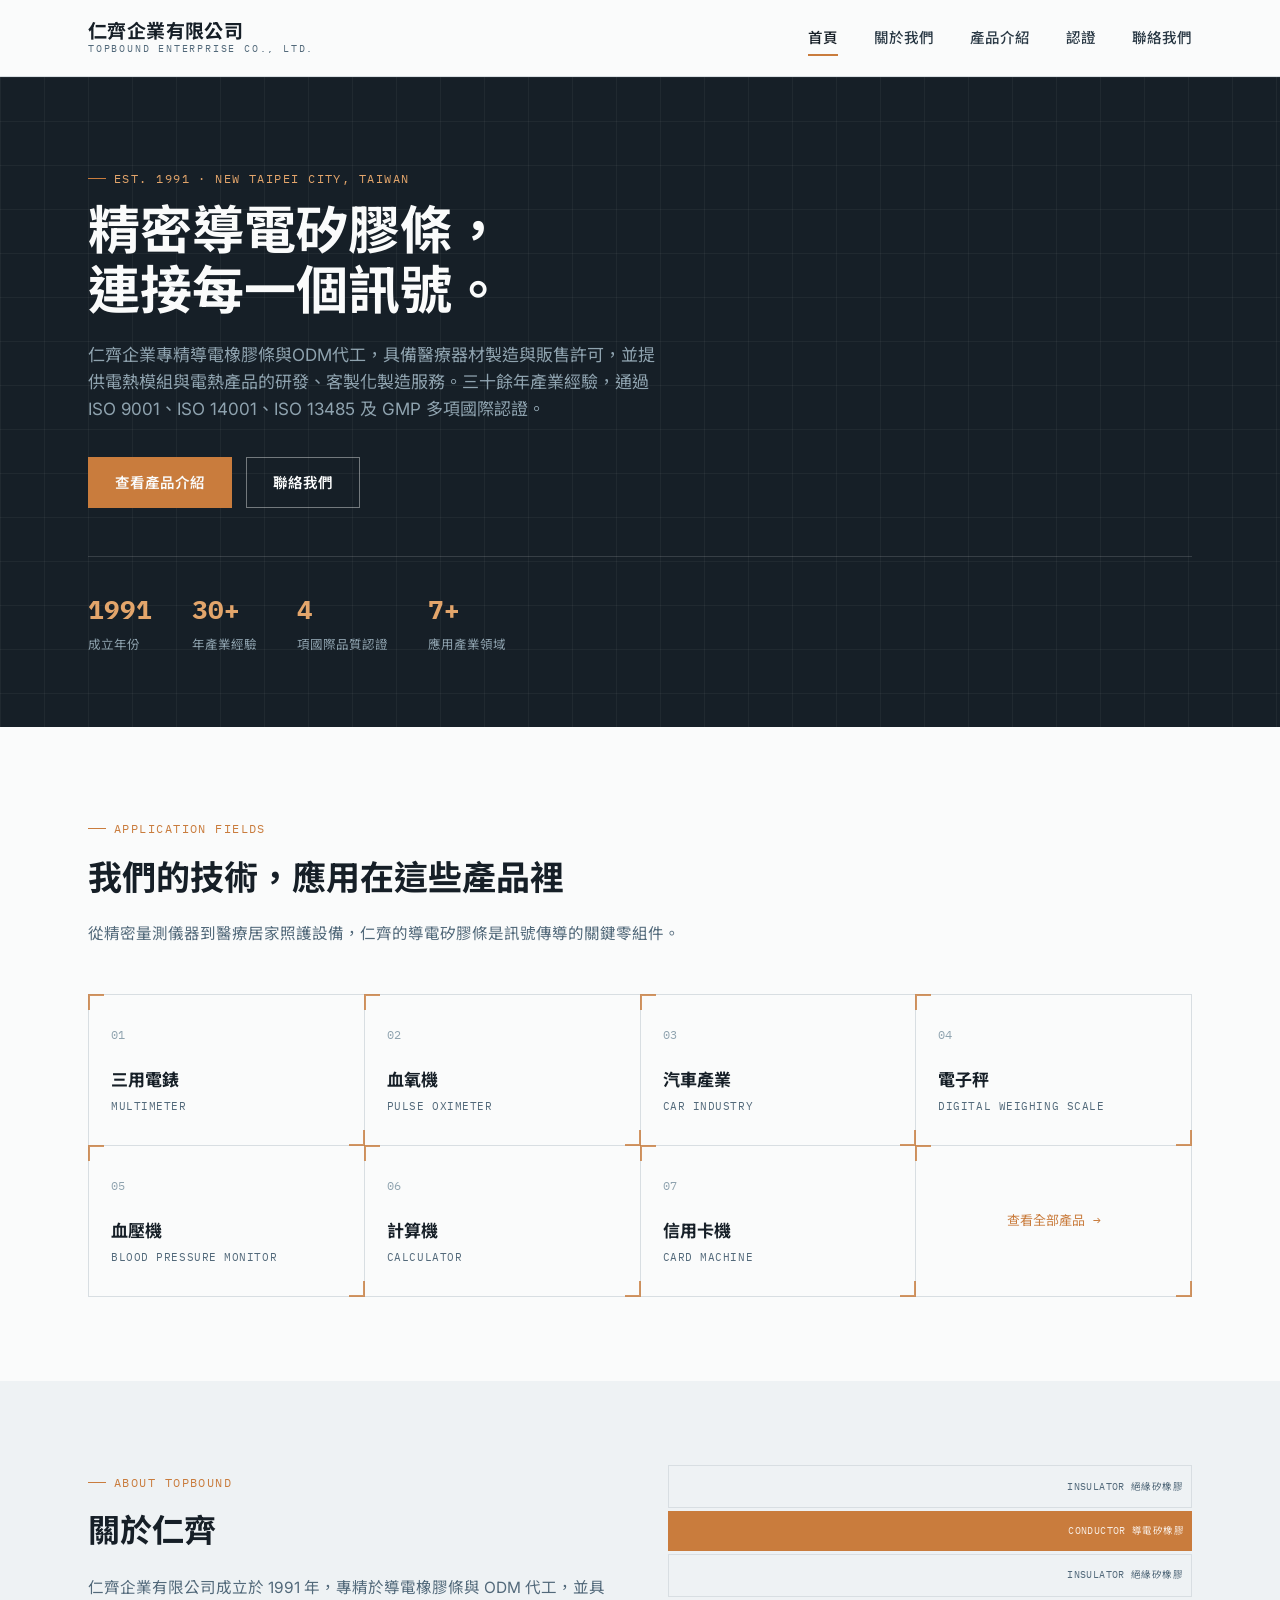
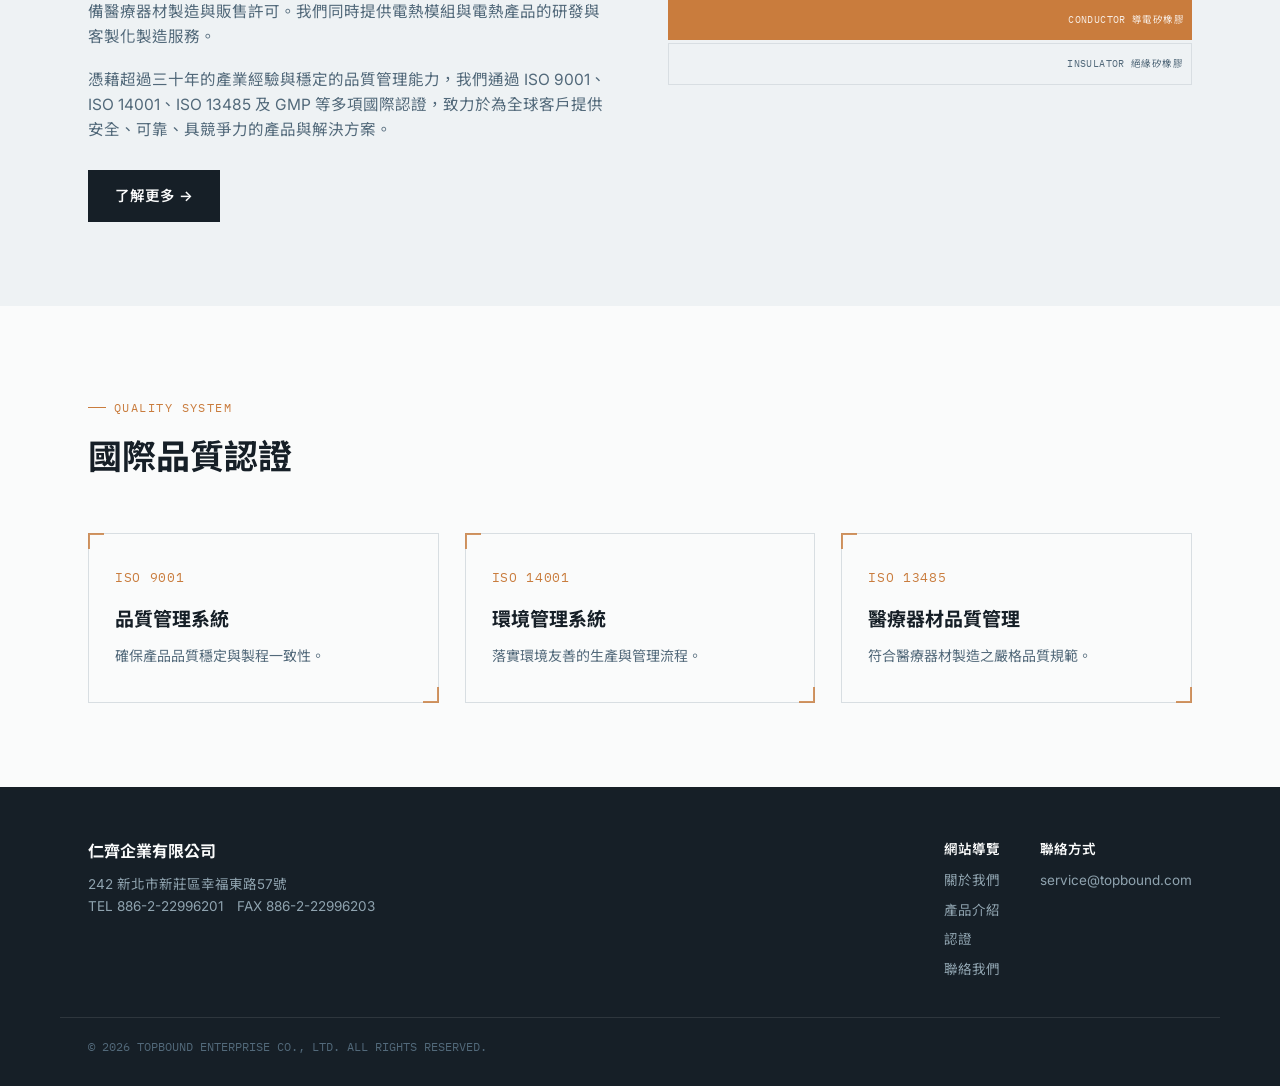
<file: index.html>
<!DOCTYPE html>
<html lang="zh-Hant">
<head>
<meta charset="UTF-8">
<meta name="viewport" content="width=device-width, initial-scale=1.0">
<title>仁齊企業有限公司 TOPBOUND｜導電矽膠條與電熱產品專業製造</title>
<meta name="description" content="仁齊企業有限公司成立於1991年，專精導電矽膠條與ODM代工，具備醫療器材製造與販售許可，通過ISO 9001、ISO 14001、ISO 13485及GMP認證。">
<link rel="preconnect" href="https://fonts.googleapis.com">
<link href="https://fonts.googleapis.com/css2?family=Space+Grotesk:wght@500;700&family=Inter:wght@400;500;600&family=IBM+Plex+Mono:wght@400;500&family=Noto+Sans+TC:wght@400;500;700&display=swap" rel="stylesheet">
<link rel="stylesheet" href="style.css">
</head>
<body>

<header class="site-header">
  <div class="wrap nav">
    <a href="index.html" class="brand">
      <span class="brand-zh">仁齊企業有限公司</span>
      <span class="brand-en">TOPBOUND ENTERPRISE CO., LTD.</span>
    </a>
    <nav class="nav-links" id="navLinks">
      <a href="index.html" class="active">首頁</a>
      <a href="about.html">關於我們</a>
      <a href="products.html">產品介紹</a>
      <a href="certifications.html">認證</a>
      <a href="contact.html">聯絡我們</a>
    </nav>
    <button class="nav-toggle" id="navToggle" aria-label="開啟選單"><span></span><span></span><span></span></button>
  </div>
</header>

<section class="hero">
  <div class="wrap">
    <div class="eyebrow">EST. 1991 · NEW TAIPEI CITY, TAIWAN</div>
    <h1>精密導電矽膠條，<br>連接每一個訊號。</h1>
    <p>仁齊企業專精導電橡膠條與ODM代工，具備醫療器材製造與販售許可，並提供電熱模組與電熱產品的研發、客製化製造服務。三十餘年產業經驗，通過 ISO 9001、ISO 14001、ISO 13485 及 GMP 多項國際認證。</p>
    <div style="display:flex; gap:14px; flex-wrap:wrap;">
      <a href="products.html" class="btn">查看產品介紹</a>
      <a href="contact.html" class="btn btn-ghost">聯絡我們</a>
    </div>
    <div class="hero-stats">
      <div class="hero-stat"><b>1991</b><span>成立年份</span></div>
      <div class="hero-stat"><b>30+</b><span>年產業經驗</span></div>
      <div class="hero-stat"><b>4</b><span>項國際品質認證</span></div>
      <div class="hero-stat"><b>7+</b><span>應用產業領域</span></div>
    </div>
  </div>
</section>

<section>
  <div class="wrap">
    <div class="section-head">
      <div class="eyebrow">APPLICATION FIELDS</div>
      <h2>我們的技術，應用在這些產品裡</h2>
      <p>從精密量測儀器到醫療居家照護設備，仁齊的導電矽膠條是訊號傳導的關鍵零組件。</p>
    </div>
    <div class="cat-grid">
      <div class="cat-card bracket"><span class="cat-num">01</span><div class="cat-zh">三用電錶</div><div class="cat-en">Multimeter</div></div>
      <div class="cat-card bracket"><span class="cat-num">02</span><div class="cat-zh">血氧機</div><div class="cat-en">Pulse Oximeter</div></div>
      <div class="cat-card bracket"><span class="cat-num">03</span><div class="cat-zh">汽車產業</div><div class="cat-en">Car Industry</div></div>
      <div class="cat-card bracket"><span class="cat-num">04</span><div class="cat-zh">電子秤</div><div class="cat-en">Digital Weighing Scale</div></div>
      <div class="cat-card bracket"><span class="cat-num">05</span><div class="cat-zh">血壓機</div><div class="cat-en">Blood Pressure Monitor</div></div>
      <div class="cat-card bracket"><span class="cat-num">06</span><div class="cat-zh">計算機</div><div class="cat-en">Calculator</div></div>
      <div class="cat-card bracket"><span class="cat-num">07</span><div class="cat-zh">信用卡機</div><div class="cat-en">Card Machine</div></div>
      <div class="cat-card bracket" style="display:flex; align-items:center; justify-content:center;">
        <a href="products.html" style="font-family:var(--font-mono); font-size:13px; color:var(--copper-500);">查看全部產品 →</a>
      </div>
    </div>
  </div>
</section>

<section class="alt">
  <div class="wrap two-col">
    <div>
      <div class="eyebrow">ABOUT TOPBOUND</div>
      <h2 style="font-family:var(--font-display); font-size:clamp(24px,3vw,32px); margin:0 0 18px;">關於仁齊</h2>
      <p style="color:var(--steel-500); font-size:15.5px; margin-bottom:18px;">仁齊企業有限公司成立於 1991 年，專精於導電橡膠條與 ODM 代工，並具備醫療器材製造與販售許可。我們同時提供電熱模組與電熱產品的研發與客製化製造服務。</p>
      <p style="color:var(--steel-500); font-size:15.5px; margin-bottom:28px;">憑藉超過三十年的產業經驗與穩定的品質管理能力，我們通過 ISO 9001、ISO 14001、ISO 13485 及 GMP 等多項國際認證，致力於為全球客戶提供安全、可靠、具競爭力的產品與解決方案。</p>
      <a href="about.html" class="btn btn-dark">了解更多 →</a>
    </div>
    <div class="layer-diagram" style="height:220px;">
      <div class="layer insulator"><span class="layer-tag">INSULATOR 絕緣矽橡膠</span></div>
      <div class="layer conductor"><span class="layer-tag">CONDUCTOR 導電矽橡膠</span></div>
      <div class="layer insulator"><span class="layer-tag">INSULATOR 絕緣矽橡膠</span></div>
      <div class="layer conductor"><span class="layer-tag">CONDUCTOR 導電矽橡膠</span></div>
      <div class="layer insulator"><span class="layer-tag">INSULATOR 絕緣矽橡膠</span></div>
    </div>
  </div>
</section>

<section>
  <div class="wrap">
    <div class="section-head">
      <div class="eyebrow">QUALITY SYSTEM</div>
      <h2>國際品質認證</h2>
    </div>
    <div class="card-grid">
      <div class="cert-card bracket"><span class="cert-code">ISO 9001</span><h3>品質管理系統</h3><p>確保產品品質穩定與製程一致性。</p></div>
      <div class="cert-card bracket"><span class="cert-code">ISO 14001</span><h3>環境管理系統</h3><p>落實環境友善的生產與管理流程。</p></div>
      <div class="cert-card bracket"><span class="cert-code">ISO 13485</span><h3>醫療器材品質管理</h3><p>符合醫療器材製造之嚴格品質規範。</p></div>
    </div>
  </div>
</section>

<footer>
  <div class="wrap">
    <div>
      <div class="foot-brand">仁齊企業有限公司</div>
      <div>242 新北市新莊區幸福東路57號</div>
      <div>TEL 886-2-22996201　FAX 886-2-22996203</div>
    </div>
    <div style="display:flex; gap:40px;">
      <div>
        <div style="color:var(--paper-0); margin-bottom:10px; font-weight:600;">網站導覽</div>
        <div style="display:flex; flex-direction:column; gap:8px;">
          <a href="about.html">關於我們</a>
          <a href="products.html">產品介紹</a>
          <a href="certifications.html">認證</a>
          <a href="contact.html">聯絡我們</a>
        </div>
      </div>
      <div>
        <div style="color:var(--paper-0); margin-bottom:10px; font-weight:600;">聯絡方式</div>
        <div style="display:flex; flex-direction:column; gap:8px;">
          <a href="mailto:service@topbound.com">service@topbound.com</a>
        </div>
      </div>
    </div>
  </div>
  <div class="wrap foot-bottom">© 2026 TOPBOUND ENTERPRISE CO., LTD. ALL RIGHTS RESERVED.</div>
</footer>

<script>
  document.getElementById('navToggle').addEventListener('click', function(){
    document.getElementById('navLinks').classList.toggle('open');
  });
</script>
</body>
</html>
</file>
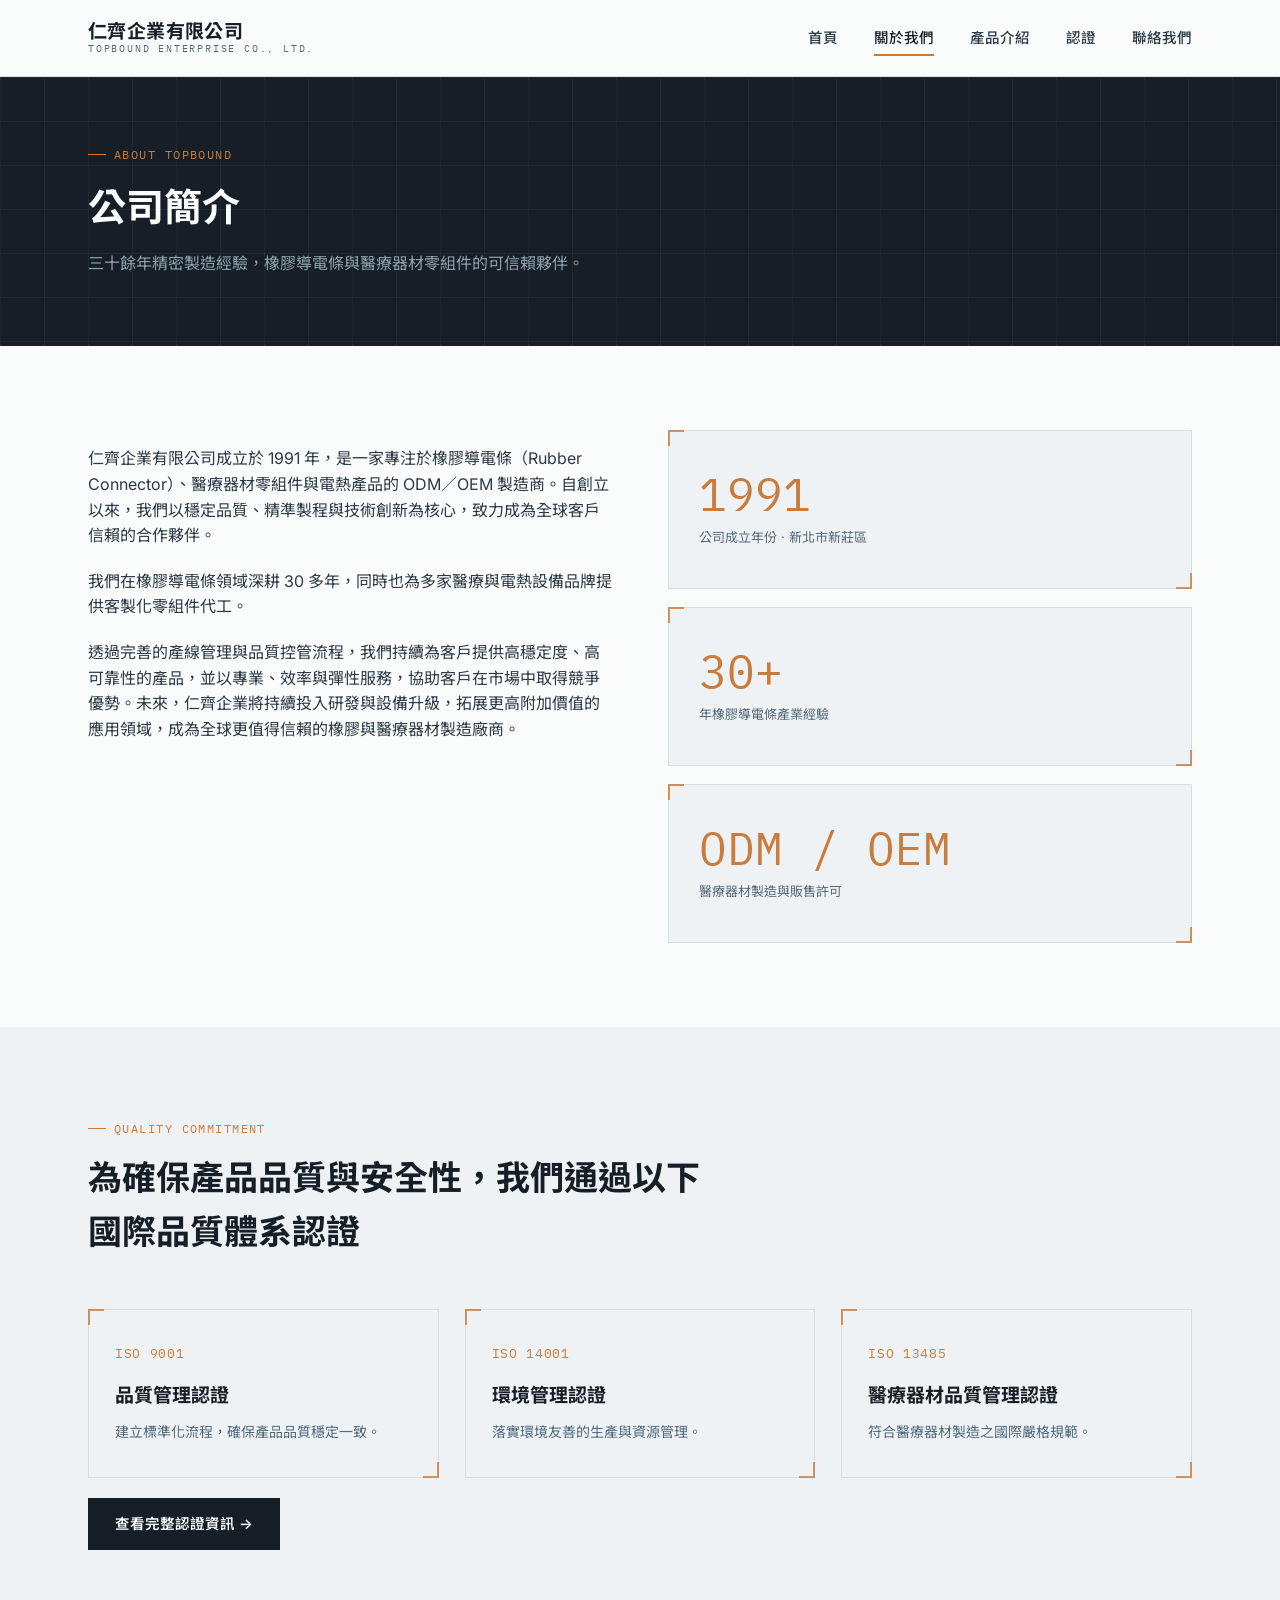
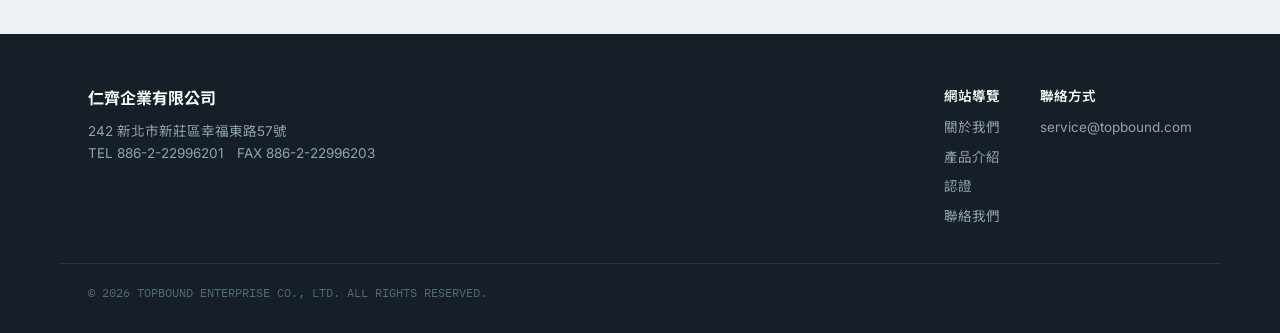
<file: about.html>
<!DOCTYPE html>
<html lang="zh-Hant">
<head>
<meta charset="UTF-8">
<meta name="viewport" content="width=device-width, initial-scale=1.0">
<title>關於我們｜仁齊企業有限公司 TOPBOUND</title>
<meta name="description" content="仁齊企業有限公司自1991年深耕橡膠導電條、醫療器材零組件與電熱產品的ODM/OEM製造，以穩定品質、精準製程與技術創新為核心。">
<link rel="preconnect" href="https://fonts.googleapis.com">
<link href="https://fonts.googleapis.com/css2?family=Space+Grotesk:wght@500;700&family=Inter:wght@400;500;600&family=IBM+Plex+Mono:wght@400;500&family=Noto+Sans+TC:wght@400;500;700&display=swap" rel="stylesheet">
<link rel="stylesheet" href="style.css">
</head>
<body>

<header class="site-header">
  <div class="wrap nav">
    <a href="index.html" class="brand">
      <span class="brand-zh">仁齊企業有限公司</span>
      <span class="brand-en">TOPBOUND ENTERPRISE CO., LTD.</span>
    </a>
    <nav class="nav-links" id="navLinks">
      <a href="index.html">首頁</a>
      <a href="about.html" class="active">關於我們</a>
      <a href="products.html">產品介紹</a>
      <a href="certifications.html">認證</a>
      <a href="contact.html">聯絡我們</a>
    </nav>
    <button class="nav-toggle" id="navToggle" aria-label="開啟選單"><span></span><span></span><span></span></button>
  </div>
</header>

<section class="page-hero">
  <div class="wrap">
    <div class="eyebrow">ABOUT TOPBOUND</div>
    <h1>公司簡介</h1>
    <p>三十餘年精密製造經驗，橡膠導電條與醫療器材零組件的可信賴夥伴。</p>
  </div>
</section>

<section>
  <div class="wrap two-col">
    <div>
      <p style="font-size:16px; color:var(--graphite-700); margin-bottom:20px;">仁齊企業有限公司成立於 1991 年，是一家專注於橡膠導電條（Rubber Connector）、醫療器材零組件與電熱產品的 ODM／OEM 製造商。自創立以來，我們以穩定品質、精準製程與技術創新為核心，致力成為全球客戶信賴的合作夥伴。</p>
      <p style="font-size:16px; color:var(--graphite-700); margin-bottom:20px;">我們在橡膠導電條領域深耕 30 多年，同時也為多家醫療與電熱設備品牌提供客製化零組件代工。</p>
      <p style="font-size:16px; color:var(--graphite-700); margin-bottom:20px;">透過完善的產線管理與品質控管流程，我們持續為客戶提供高穩定度、高可靠性的產品，並以專業、效率與彈性服務，協助客戶在市場中取得競爭優勢。未來，仁齊企業將持續投入研發與設備升級，拓展更高附加價值的應用領域，成為全球更值得信賴的橡膠與醫療器材製造廠商。</p>
    </div>
    <div>
      <div class="figure-block bracket" style="margin-bottom:18px;">
        <div class="big-num">1991</div>
        <div class="big-num-label">公司成立年份 · 新北市新莊區</div>
      </div>
      <div class="figure-block bracket" style="margin-bottom:18px;">
        <div class="big-num">30+</div>
        <div class="big-num-label">年橡膠導電條產業經驗</div>
      </div>
      <div class="figure-block bracket">
        <div class="big-num">ODM / OEM</div>
        <div class="big-num-label">醫療器材製造與販售許可</div>
      </div>
    </div>
  </div>
</section>

<section class="alt">
  <div class="wrap">
    <div class="section-head">
      <div class="eyebrow">QUALITY COMMITMENT</div>
      <h2>為確保產品品質與安全性，我們通過以下國際品質體系認證</h2>
    </div>
    <div class="card-grid">
      <div class="cert-card bracket"><span class="cert-code">ISO 9001</span><h3>品質管理認證</h3><p>建立標準化流程，確保產品品質穩定一致。</p></div>
      <div class="cert-card bracket"><span class="cert-code">ISO 14001</span><h3>環境管理認證</h3><p>落實環境友善的生產與資源管理。</p></div>
      <div class="cert-card bracket"><span class="cert-code">ISO 13485</span><h3>醫療器材品質管理認證</h3><p>符合醫療器材製造之國際嚴格規範。</p></div>
    </div>
    <div style="margin-top:20px;">
      <a href="certifications.html" class="btn btn-dark">查看完整認證資訊 →</a>
    </div>
  </div>
</section>

<footer>
  <div class="wrap">
    <div>
      <div class="foot-brand">仁齊企業有限公司</div>
      <div>242 新北市新莊區幸福東路57號</div>
      <div>TEL 886-2-22996201　FAX 886-2-22996203</div>
    </div>
    <div style="display:flex; gap:40px;">
      <div>
        <div style="color:var(--paper-0); margin-bottom:10px; font-weight:600;">網站導覽</div>
        <div style="display:flex; flex-direction:column; gap:8px;">
          <a href="about.html">關於我們</a>
          <a href="products.html">產品介紹</a>
          <a href="certifications.html">認證</a>
          <a href="contact.html">聯絡我們</a>
        </div>
      </div>
      <div>
        <div style="color:var(--paper-0); margin-bottom:10px; font-weight:600;">聯絡方式</div>
        <div style="display:flex; flex-direction:column; gap:8px;">
          <a href="mailto:service@topbound.com">service@topbound.com</a>
        </div>
      </div>
    </div>
  </div>
  <div class="wrap foot-bottom">© 2026 TOPBOUND ENTERPRISE CO., LTD. ALL RIGHTS RESERVED.</div>
</footer>

<script>
  document.getElementById('navToggle').addEventListener('click', function(){
    document.getElementById('navLinks').classList.toggle('open');
  });
</script>
</body>
</html>
</file>
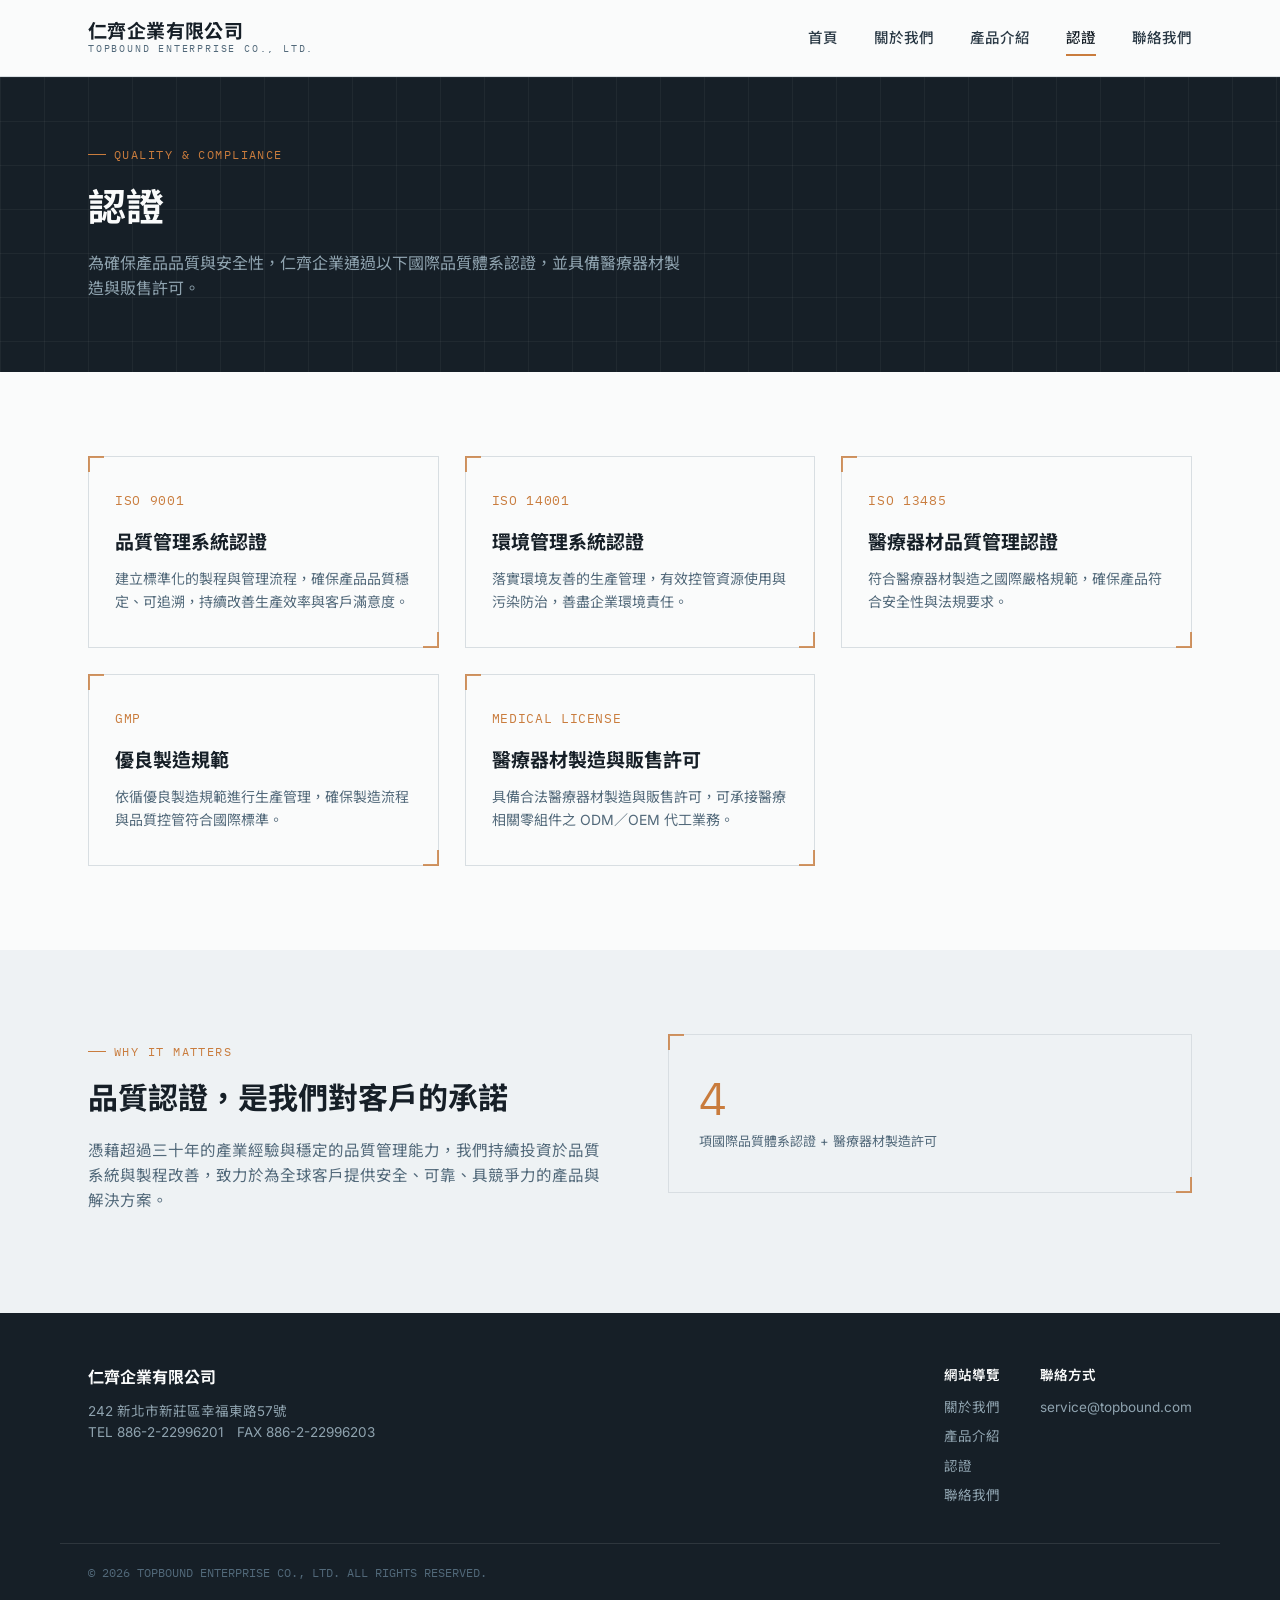
<file: certifications.html>
<!DOCTYPE html>
<html lang="zh-Hant">
<head>
<meta charset="UTF-8">
<meta name="viewport" content="width=device-width, initial-scale=1.0">
<title>認證｜仁齊企業有限公司 TOPBOUND</title>
<meta name="description" content="仁齊企業通過ISO 9001、ISO 14001、ISO 13485及GMP等國際品質體系認證，並具備醫療器材製造與販售許可。">
<link rel="preconnect" href="https://fonts.googleapis.com">
<link href="https://fonts.googleapis.com/css2?family=Space+Grotesk:wght@500;700&family=Inter:wght@400;500;600&family=IBM+Plex+Mono:wght@400;500&family=Noto+Sans+TC:wght@400;500;700&display=swap" rel="stylesheet">
<link rel="stylesheet" href="style.css">
</head>
<body>

<header class="site-header">
  <div class="wrap nav">
    <a href="index.html" class="brand">
      <span class="brand-zh">仁齊企業有限公司</span>
      <span class="brand-en">TOPBOUND ENTERPRISE CO., LTD.</span>
    </a>
    <nav class="nav-links" id="navLinks">
      <a href="index.html">首頁</a>
      <a href="about.html">關於我們</a>
      <a href="products.html">產品介紹</a>
      <a href="certifications.html" class="active">認證</a>
      <a href="contact.html">聯絡我們</a>
    </nav>
    <button class="nav-toggle" id="navToggle" aria-label="開啟選單"><span></span><span></span><span></span></button>
  </div>
</header>

<section class="page-hero">
  <div class="wrap">
    <div class="eyebrow">QUALITY & COMPLIANCE</div>
    <h1>認證</h1>
    <p>為確保產品品質與安全性，仁齊企業通過以下國際品質體系認證，並具備醫療器材製造與販售許可。</p>
  </div>
</section>

<section>
  <div class="wrap">
    <div class="card-grid">
      <div class="cert-card bracket">
        <span class="cert-code">ISO 9001</span>
        <h3>品質管理系統認證</h3>
        <p>建立標準化的製程與管理流程，確保產品品質穩定、可追溯，持續改善生產效率與客戶滿意度。</p>
      </div>
      <div class="cert-card bracket">
        <span class="cert-code">ISO 14001</span>
        <h3>環境管理系統認證</h3>
        <p>落實環境友善的生產管理，有效控管資源使用與污染防治，善盡企業環境責任。</p>
      </div>
      <div class="cert-card bracket">
        <span class="cert-code">ISO 13485</span>
        <h3>醫療器材品質管理認證</h3>
        <p>符合醫療器材製造之國際嚴格規範，確保產品符合安全性與法規要求。</p>
      </div>
      <div class="cert-card bracket">
        <span class="cert-code">GMP</span>
        <h3>優良製造規範</h3>
        <p>依循優良製造規範進行生產管理，確保製造流程與品質控管符合國際標準。</p>
      </div>
      <div class="cert-card bracket">
        <span class="cert-code">MEDICAL LICENSE</span>
        <h3>醫療器材製造與販售許可</h3>
        <p>具備合法醫療器材製造與販售許可，可承接醫療相關零組件之 ODM／OEM 代工業務。</p>
      </div>
    </div>
  </div>
</section>

<section class="alt">
  <div class="wrap two-col">
    <div>
      <div class="eyebrow">WHY IT MATTERS</div>
      <h2 style="font-family:var(--font-display); font-size:clamp(22px,3vw,30px); margin:0 0 16px;">品質認證，是我們對客戶的承諾</h2>
      <p style="color:var(--steel-500); font-size:15.5px;">憑藉超過三十年的產業經驗與穩定的品質管理能力，我們持續投資於品質系統與製程改善，致力於為全球客戶提供安全、可靠、具競爭力的產品與解決方案。</p>
    </div>
    <div class="figure-block bracket">
      <div class="big-num">4</div>
      <div class="big-num-label">項國際品質體系認證 + 醫療器材製造許可</div>
    </div>
  </div>
</section>

<footer>
  <div class="wrap">
    <div>
      <div class="foot-brand">仁齊企業有限公司</div>
      <div>242 新北市新莊區幸福東路57號</div>
      <div>TEL 886-2-22996201　FAX 886-2-22996203</div>
    </div>
    <div style="display:flex; gap:40px;">
      <div>
        <div style="color:var(--paper-0); margin-bottom:10px; font-weight:600;">網站導覽</div>
        <div style="display:flex; flex-direction:column; gap:8px;">
          <a href="about.html">關於我們</a>
          <a href="products.html">產品介紹</a>
          <a href="certifications.html">認證</a>
          <a href="contact.html">聯絡我們</a>
        </div>
      </div>
      <div>
        <div style="color:var(--paper-0); margin-bottom:10px; font-weight:600;">聯絡方式</div>
        <div style="display:flex; flex-direction:column; gap:8px;">
          <a href="mailto:service@topbound.com">service@topbound.com</a>
        </div>
      </div>
    </div>
  </div>
  <div class="wrap foot-bottom">© 2026 TOPBOUND ENTERPRISE CO., LTD. ALL RIGHTS RESERVED.</div>
</footer>

<script>
  document.getElementById('navToggle').addEventListener('click', function(){
    document.getElementById('navLinks').classList.toggle('open');
  });
</script>
</body>
</html>
</file>
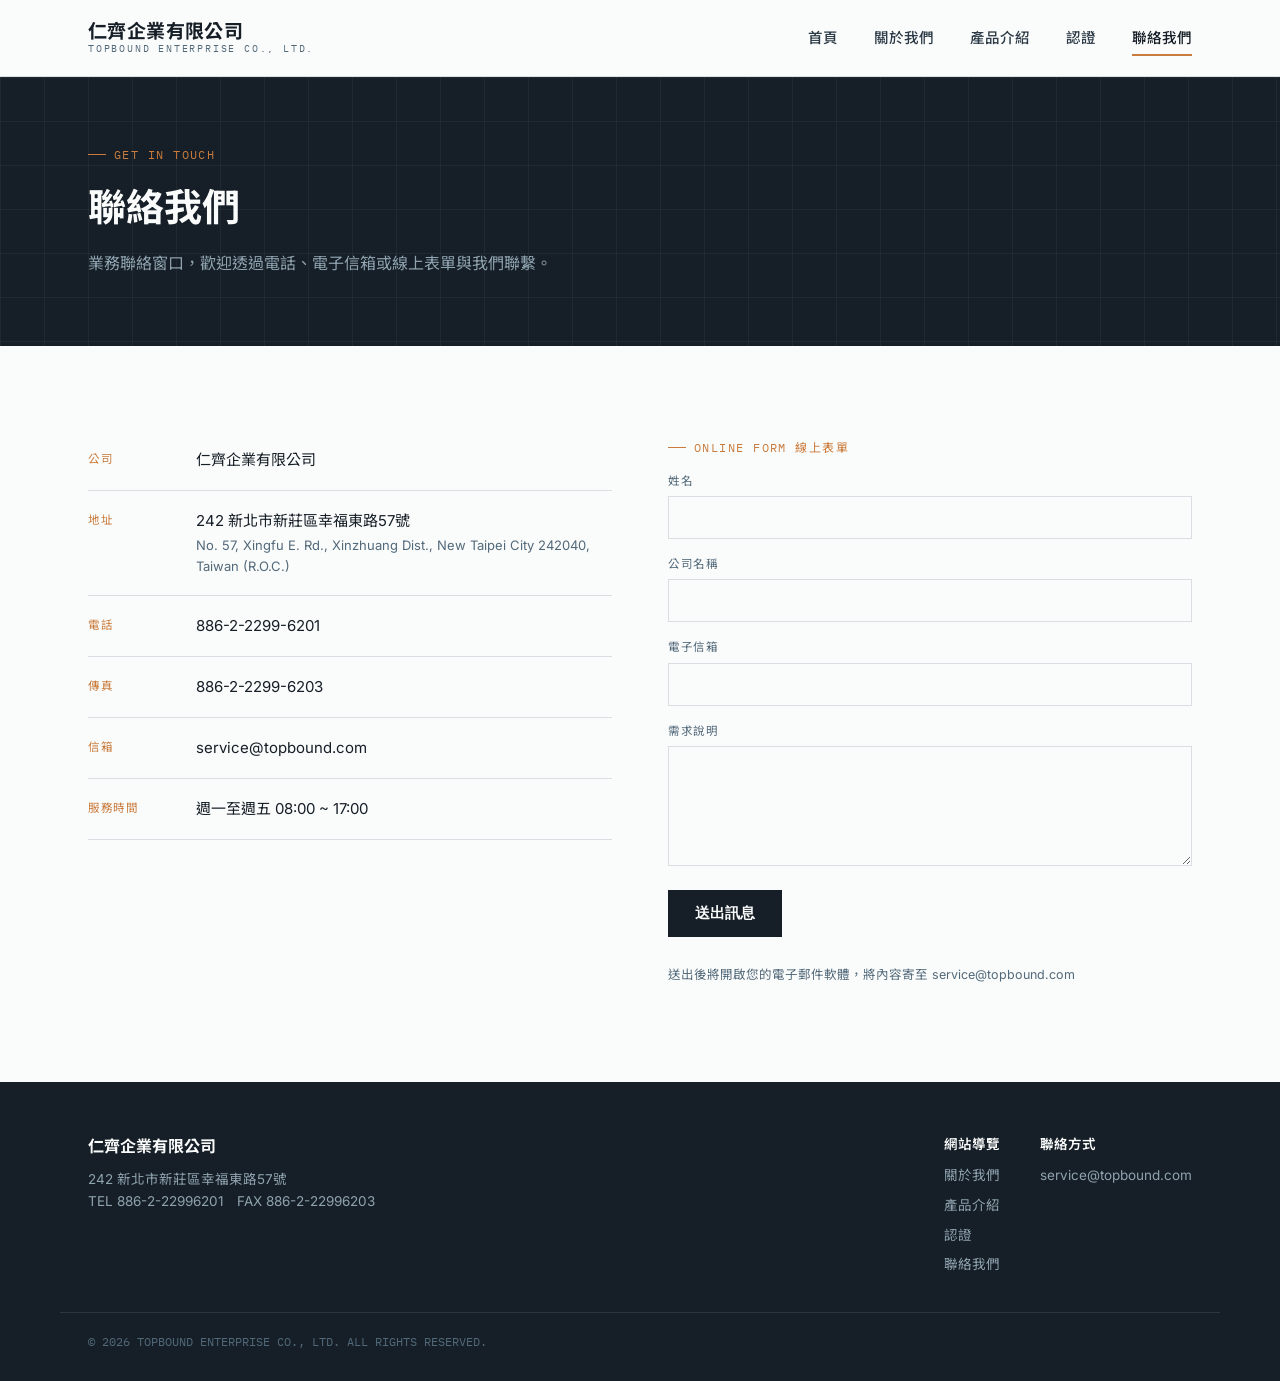
<file: contact.html>
<!DOCTYPE html>
<html lang="zh-Hant">
<head>
<meta charset="UTF-8">
<meta name="viewport" content="width=device-width, initial-scale=1.0">
<title>聯絡我們｜仁齊企業有限公司 TOPBOUND</title>
<meta name="description" content="仁齊企業有限公司聯絡資訊：地址、電話、傳真、電子信箱與服務時間。歡迎業務洽詢。">
<link rel="preconnect" href="https://fonts.googleapis.com">
<link href="https://fonts.googleapis.com/css2?family=Space+Grotesk:wght@500;700&family=Inter:wght@400;500;600&family=IBM+Plex+Mono:wght@400;500&family=Noto+Sans+TC:wght@400;500;700&display=swap" rel="stylesheet">
<link rel="stylesheet" href="style.css">
</head>
<body>

<header class="site-header">
  <div class="wrap nav">
    <a href="index.html" class="brand">
      <span class="brand-zh">仁齊企業有限公司</span>
      <span class="brand-en">TOPBOUND ENTERPRISE CO., LTD.</span>
    </a>
    <nav class="nav-links" id="navLinks">
      <a href="index.html">首頁</a>
      <a href="about.html">關於我們</a>
      <a href="products.html">產品介紹</a>
      <a href="certifications.html">認證</a>
      <a href="contact.html" class="active">聯絡我們</a>
    </nav>
    <button class="nav-toggle" id="navToggle" aria-label="開啟選單"><span></span><span></span><span></span></button>
  </div>
</header>

<section class="page-hero">
  <div class="wrap">
    <div class="eyebrow">GET IN TOUCH</div>
    <h1>聯絡我們</h1>
    <p>業務聯絡窗口，歡迎透過電話、電子信箱或線上表單與我們聯繫。</p>
  </div>
</section>

<section>
  <div class="wrap contact-grid">
    <div>
      <div class="info-row">
        <div class="label">公司</div>
        <div class="value">仁齊企業有限公司</div>
      </div>
      <div class="info-row">
        <div class="label">地址</div>
        <div class="value">242 新北市新莊區幸福東路57號
          <small>No. 57, Xingfu E. Rd., Xinzhuang Dist., New Taipei City 242040, Taiwan (R.O.C.)</small>
        </div>
      </div>
      <div class="info-row">
        <div class="label">電話</div>
        <div class="value"><a href="tel:+886222996201">886-2-2299-6201</a></div>
      </div>
      <div class="info-row">
        <div class="label">傳真</div>
        <div class="value">886-2-2299-6203</div>
      </div>
      <div class="info-row">
        <div class="label">信箱</div>
        <div class="value"><a href="mailto:service@topbound.com">service@topbound.com</a></div>
      </div>
      <div class="info-row">
        <div class="label">服務時間</div>
        <div class="value">週一至週五 08:00 ~ 17:00</div>
      </div>
    </div>

    <div>
      <div class="eyebrow">ONLINE FORM 線上表單</div>
      <form class="contact-form" id="contactForm">
        <div class="field">
          <label for="name">姓名</label>
          <input type="text" id="name" name="name" required>
        </div>
        <div class="field">
          <label for="company">公司名稱</label>
          <input type="text" id="company" name="company">
        </div>
        <div class="field">
          <label for="email">電子信箱</label>
          <input type="email" id="email" name="email" required>
        </div>
        <div class="field">
          <label for="message">需求說明</label>
          <textarea id="message" name="message" required></textarea>
        </div>
        <button type="submit" class="btn btn-dark" style="align-self:flex-start;">送出訊息</button>
        <p style="font-size:12.5px; color:var(--steel-500);">送出後將開啟您的電子郵件軟體，將內容寄至 service@topbound.com</p>
      </form>
    </div>
  </div>
</section>

<footer>
  <div class="wrap">
    <div>
      <div class="foot-brand">仁齊企業有限公司</div>
      <div>242 新北市新莊區幸福東路57號</div>
      <div>TEL 886-2-22996201　FAX 886-2-22996203</div>
    </div>
    <div style="display:flex; gap:40px;">
      <div>
        <div style="color:var(--paper-0); margin-bottom:10px; font-weight:600;">網站導覽</div>
        <div style="display:flex; flex-direction:column; gap:8px;">
          <a href="about.html">關於我們</a>
          <a href="products.html">產品介紹</a>
          <a href="certifications.html">認證</a>
          <a href="contact.html">聯絡我們</a>
        </div>
      </div>
      <div>
        <div style="color:var(--paper-0); margin-bottom:10px; font-weight:600;">聯絡方式</div>
        <div style="display:flex; flex-direction:column; gap:8px;">
          <a href="mailto:service@topbound.com">service@topbound.com</a>
        </div>
      </div>
    </div>
  </div>
  <div class="wrap foot-bottom">© 2026 TOPBOUND ENTERPRISE CO., LTD. ALL RIGHTS RESERVED.</div>
</footer>

<script>
  document.getElementById('navToggle').addEventListener('click', function(){
    document.getElementById('navLinks').classList.toggle('open');
  });
  document.getElementById('contactForm').addEventListener('submit', function(e){
    e.preventDefault();
    var name = document.getElementById('name').value;
    var company = document.getElementById('company').value;
    var email = document.getElementById('email').value;
    var message = document.getElementById('message').value;
    var body = '姓名：' + name + '\n公司名稱：' + company + '\n電子信箱：' + email + '\n\n需求說明：\n' + message;
    window.location.href = 'mailto:service@topbound.com?subject=' + encodeURIComponent('網站洽詢 - ' + name) + '&body=' + encodeURIComponent(body);
  });
</script>
</body>
</html>
</file>
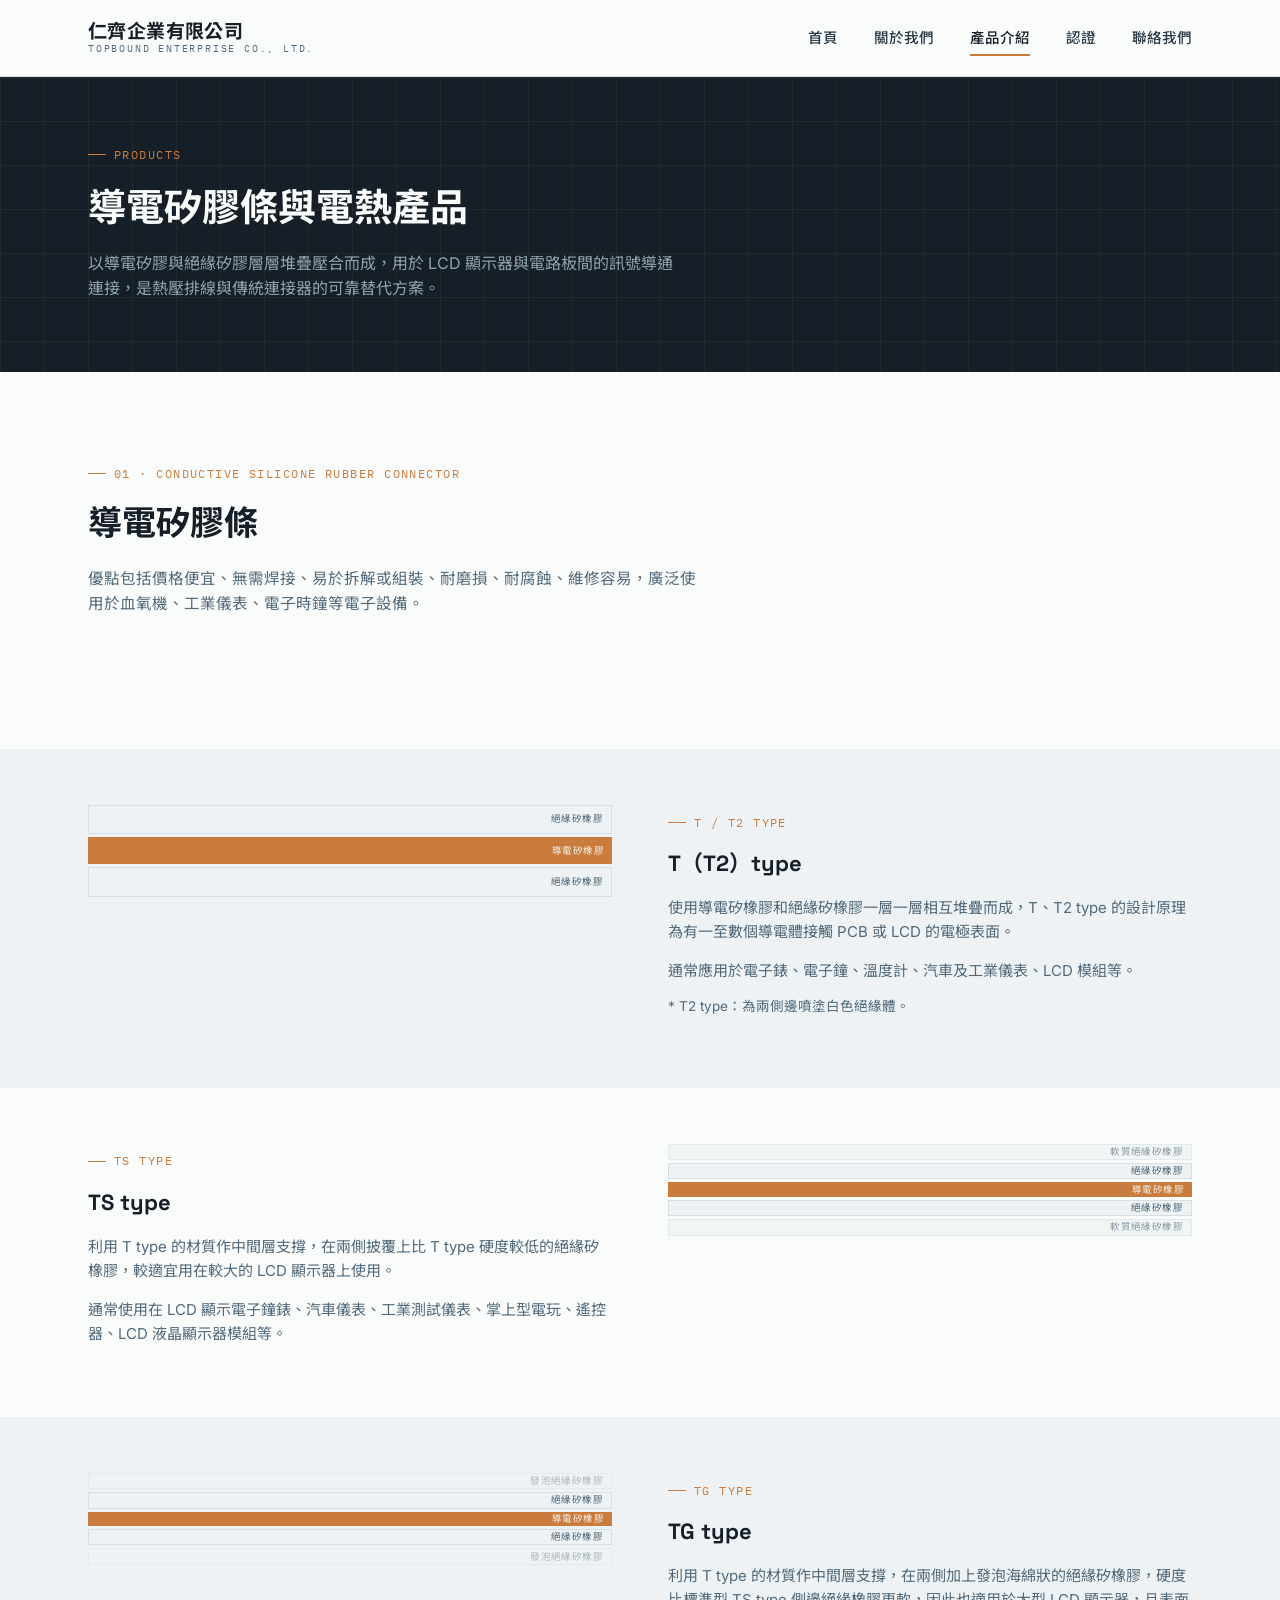
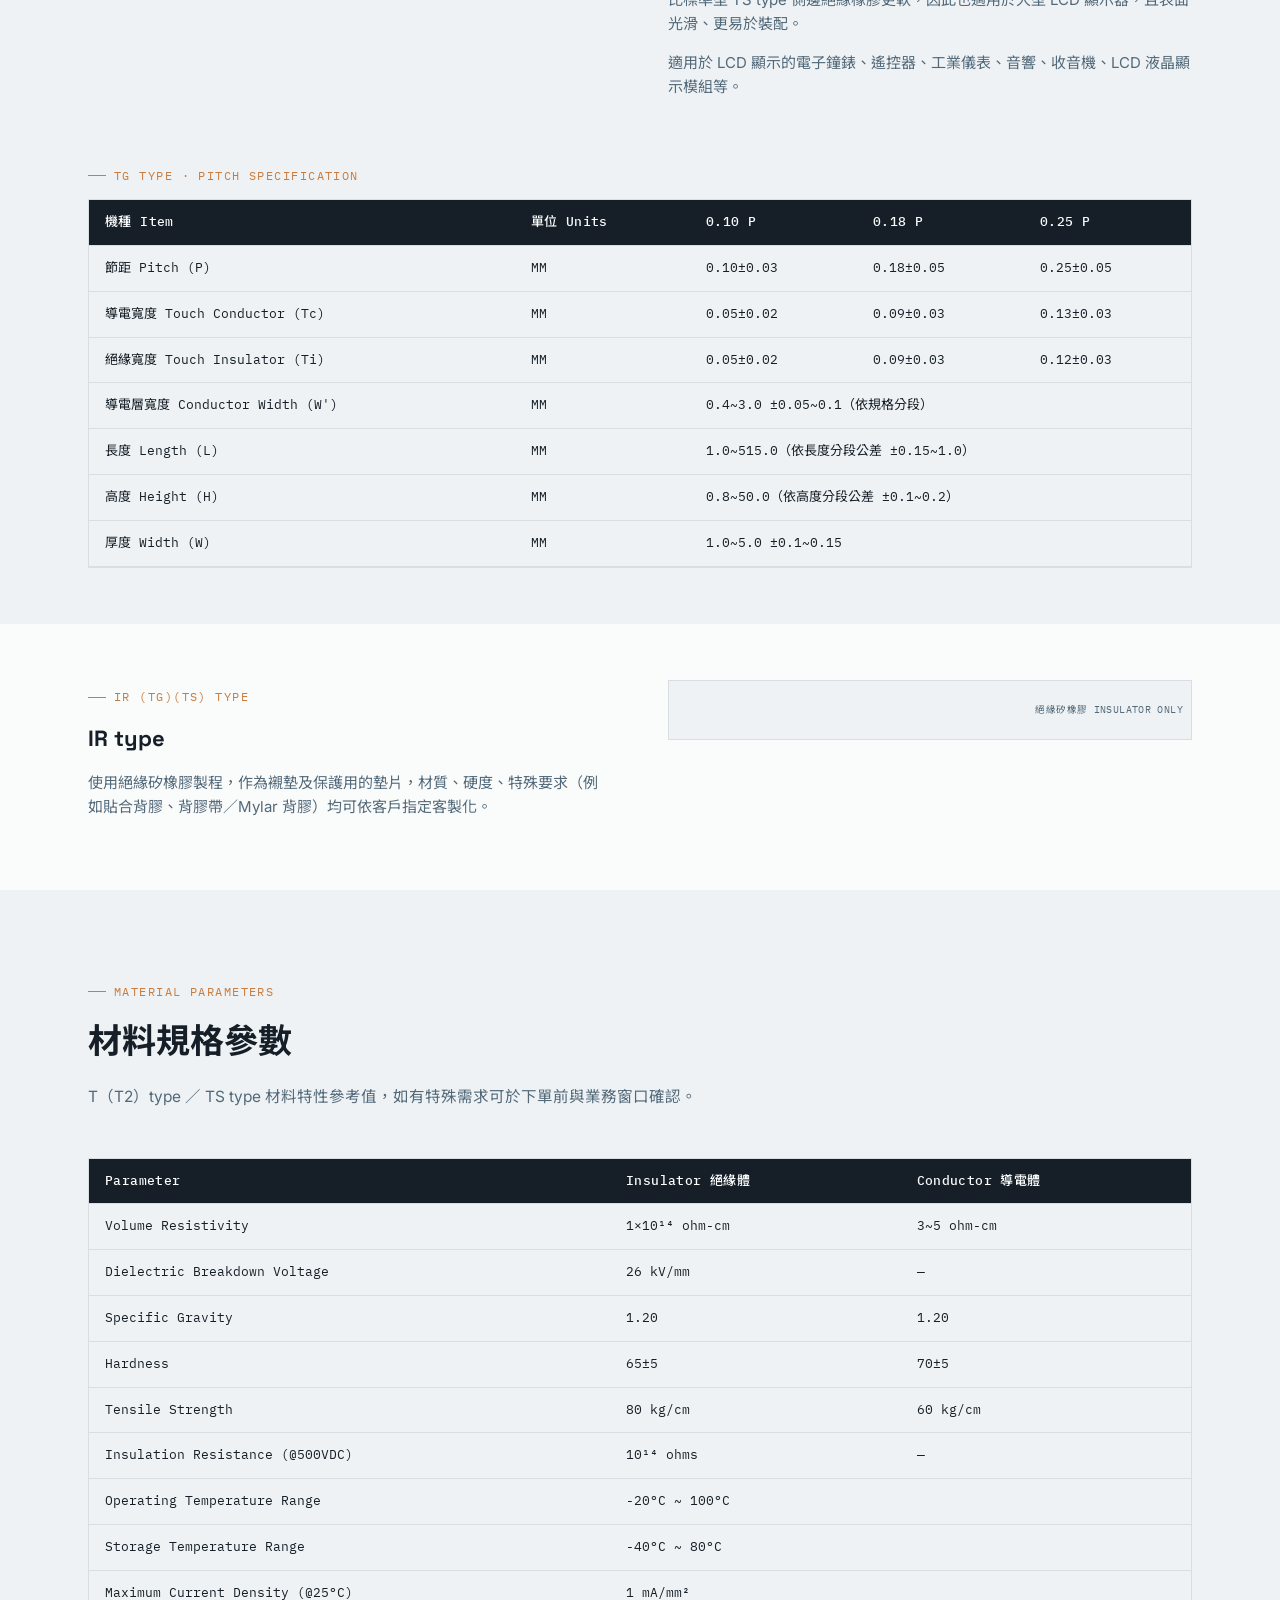
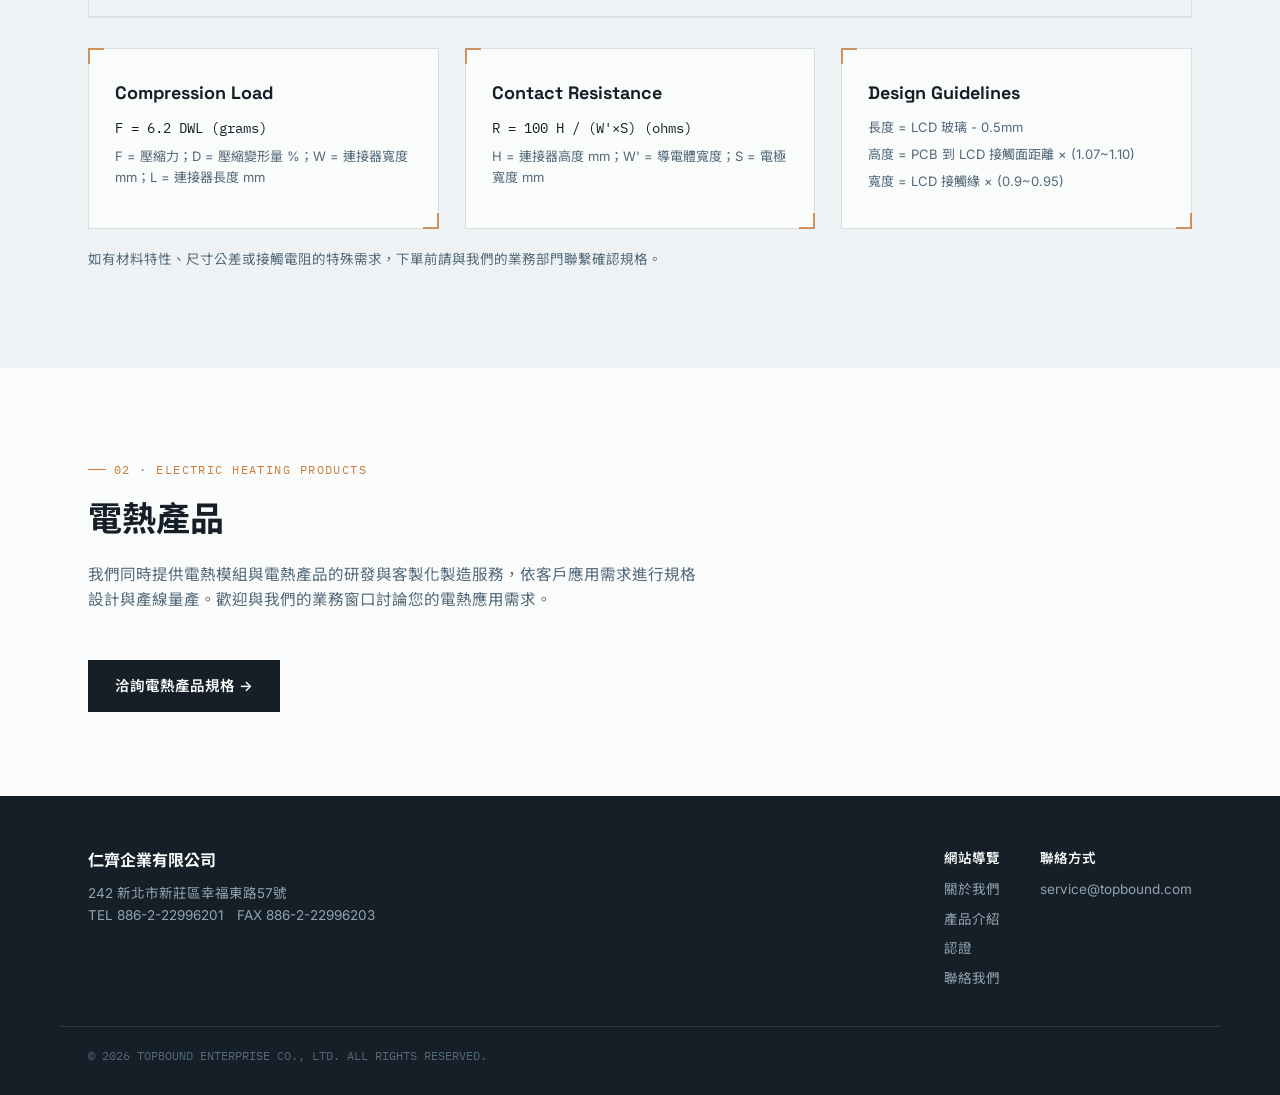
<file: products.html>
<!DOCTYPE html>
<html lang="zh-Hant">
<head>
<meta charset="UTF-8">
<meta name="viewport" content="width=device-width, initial-scale=1.0">
<title>產品介紹｜仁齊企業有限公司 TOPBOUND</title>
<meta name="description" content="仁齊企業導電矽膠條產品線：T type、TS type、TG type、IR type，以及電熱模組與電熱產品的研發與客製化製造服務。">
<link rel="preconnect" href="https://fonts.googleapis.com">
<link href="https://fonts.googleapis.com/css2?family=Space+Grotesk:wght@500;700&family=Inter:wght@400;500;600&family=IBM+Plex+Mono:wght@400;500&family=Noto+Sans+TC:wght@400;500;700&display=swap" rel="stylesheet">
<link rel="stylesheet" href="style.css">
</head>
<body>

<header class="site-header">
  <div class="wrap nav">
    <a href="index.html" class="brand">
      <span class="brand-zh">仁齊企業有限公司</span>
      <span class="brand-en">TOPBOUND ENTERPRISE CO., LTD.</span>
    </a>
    <nav class="nav-links" id="navLinks">
      <a href="index.html">首頁</a>
      <a href="about.html">關於我們</a>
      <a href="products.html" class="active">產品介紹</a>
      <a href="certifications.html">認證</a>
      <a href="contact.html">聯絡我們</a>
    </nav>
    <button class="nav-toggle" id="navToggle" aria-label="開啟選單"><span></span><span></span><span></span></button>
  </div>
</header>

<section class="page-hero">
  <div class="wrap">
    <div class="eyebrow">PRODUCTS</div>
    <h1>導電矽膠條與電熱產品</h1>
    <p>以導電矽膠與絕緣矽膠層層堆疊壓合而成，用於 LCD 顯示器與電路板間的訊號導通連接，是熱壓排線與傳統連接器的可靠替代方案。</p>
  </div>
</section>

<!-- 導電矽膠條 overview -->
<section>
  <div class="wrap">
    <div class="section-head">
      <div class="eyebrow">01 · CONDUCTIVE SILICONE RUBBER CONNECTOR</div>
      <h2>導電矽膠條</h2>
      <p>優點包括價格便宜、無需焊接、易於拆解或組裝、耐磨損、耐腐蝕、維修容易，廣泛使用於血氧機、工業儀表、電子時鐘等電子設備。</p>
    </div>
  </div>
</section>

<!-- T type -->
<section class="alt section-tight" id="t-type">
  <div class="wrap two-col">
    <div>
      <div class="layer-diagram">
        <div class="layer insulator"><span class="layer-tag">絕緣矽橡膠</span></div>
        <div class="layer conductor"><span class="layer-tag">導電矽橡膠</span></div>
        <div class="layer insulator"><span class="layer-tag">絕緣矽橡膠</span></div>
      </div>
    </div>
    <div>
      <span class="eyebrow">T / T2 TYPE</span>
      <h3 style="font-family:var(--font-display); font-size:22px; margin:0 0 14px;">T（T2）type</h3>
      <p style="color:var(--steel-500); font-size:15px; margin-bottom:10px;">使用導電矽橡膠和絕緣矽橡膠一層一層相互堆疊而成，T、T2 type 的設計原理為有一至數個導電體接觸 PCB 或 LCD 的電極表面。</p>
      <p style="color:var(--steel-500); font-size:15px; margin-bottom:10px;">通常應用於電子錶、電子鐘、溫度計、汽車及工業儀表、LCD 模組等。</p>
      <p style="color:var(--steel-500); font-size:13.5px;">* T2 type：為兩側邊噴塗白色絕緣體。</p>
    </div>
  </div>
</section>

<!-- TS type -->
<section class="section-tight" id="ts-type">
  <div class="wrap two-col">
    <div>
      <span class="eyebrow">TS TYPE</span>
      <h3 style="font-family:var(--font-display); font-size:22px; margin:0 0 14px;">TS type</h3>
      <p style="color:var(--steel-500); font-size:15px; margin-bottom:10px;">利用 T type 的材質作中間層支撐，在兩側披覆上比 T type 硬度較低的絕緣矽橡膠，較適宜用在較大的 LCD 顯示器上使用。</p>
      <p style="color:var(--steel-500); font-size:15px;">通常使用在 LCD 顯示電子鐘錶、汽車儀表、工業測試儀表、掌上型電玩、遙控器、LCD 液晶顯示器模組等。</p>
    </div>
    <div>
      <div class="layer-diagram">
        <div class="layer insulator" style="opacity:.65;"><span class="layer-tag">軟質絕緣矽橡膠</span></div>
        <div class="layer insulator"><span class="layer-tag">絕緣矽橡膠</span></div>
        <div class="layer conductor"><span class="layer-tag">導電矽橡膠</span></div>
        <div class="layer insulator"><span class="layer-tag">絕緣矽橡膠</span></div>
        <div class="layer insulator" style="opacity:.65;"><span class="layer-tag">軟質絕緣矽橡膠</span></div>
      </div>
    </div>
  </div>
</section>

<!-- TG type -->
<section class="alt section-tight" id="tg-type">
  <div class="wrap two-col">
    <div>
      <div class="layer-diagram">
        <div class="layer insulator" style="opacity:.4;"><span class="layer-tag">發泡絕緣矽橡膠</span></div>
        <div class="layer insulator"><span class="layer-tag">絕緣矽橡膠</span></div>
        <div class="layer conductor"><span class="layer-tag">導電矽橡膠</span></div>
        <div class="layer insulator"><span class="layer-tag">絕緣矽橡膠</span></div>
        <div class="layer insulator" style="opacity:.4;"><span class="layer-tag">發泡絕緣矽橡膠</span></div>
      </div>
    </div>
    <div>
      <span class="eyebrow">TG TYPE</span>
      <h3 style="font-family:var(--font-display); font-size:22px; margin:0 0 14px;">TG type</h3>
      <p style="color:var(--steel-500); font-size:15px; margin-bottom:10px;">利用 T type 的材質作中間層支撐，在兩側加上發泡海綿狀的絕緣矽橡膠，硬度比標準型 TS type 側邊絕緣橡膠更軟，因此也適用於大型 LCD 顯示器，且表面光滑、更易於裝配。</p>
      <p style="color:var(--steel-500); font-size:15px;">適用於 LCD 顯示的電子鐘錶、遙控器、工業儀表、音響、收音機、LCD 液晶顯示模組等。</p>
    </div>
  </div>

  <div class="wrap" style="margin-top:44px;">
    <div class="eyebrow">TG TYPE · PITCH SPECIFICATION</div>
    <div class="spec-table-wrap">
      <table class="spec">
        <thead>
          <tr><th>機種 Item</th><th>單位 Units</th><th>0.10 P</th><th>0.18 P</th><th>0.25 P</th></tr>
        </thead>
        <tbody>
          <tr><td>節距 Pitch (P)</td><td>MM</td><td>0.10±0.03</td><td>0.18±0.05</td><td>0.25±0.05</td></tr>
          <tr><td>導電寬度 Touch Conductor (Tc)</td><td>MM</td><td>0.05±0.02</td><td>0.09±0.03</td><td>0.13±0.03</td></tr>
          <tr><td>絕緣寬度 Touch Insulator (Ti)</td><td>MM</td><td>0.05±0.02</td><td>0.09±0.03</td><td>0.12±0.03</td></tr>
          <tr><td>導電層寬度 Conductor Width (W')</td><td>MM</td><td colspan="3">0.4~3.0 ±0.05~0.1（依規格分段）</td></tr>
          <tr><td>長度 Length (L)</td><td>MM</td><td colspan="3">1.0~515.0（依長度分段公差 ±0.15~1.0）</td></tr>
          <tr><td>高度 Height (H)</td><td>MM</td><td colspan="3">0.8~50.0（依高度分段公差 ±0.1~0.2）</td></tr>
          <tr><td>厚度 Width (W)</td><td>MM</td><td colspan="3">1.0~5.0 ±0.1~0.15</td></tr>
        </tbody>
      </table>
    </div>
  </div>
</section>

<!-- IR type -->
<section class="section-tight" id="ir-type">
  <div class="wrap two-col">
    <div>
      <span class="eyebrow">IR (TG)(TS) TYPE</span>
      <h3 style="font-family:var(--font-display); font-size:22px; margin:0 0 14px;">IR type</h3>
      <p style="color:var(--steel-500); font-size:15px;">使用絕緣矽橡膠製程，作為襯墊及保護用的墊片，材質、硬度、特殊要求（例如貼合背膠、背膠帶／Mylar 背膠）均可依客戶指定客製化。</p>
    </div>
    <div>
      <div class="layer-diagram" style="height:60px;">
        <div class="layer insulator"><span class="layer-tag">絕緣矽橡膠 INSULATOR ONLY</span></div>
      </div>
    </div>
  </div>
</section>

<!-- spec parameters -->
<section class="alt">
  <div class="wrap">
    <div class="section-head">
      <div class="eyebrow">MATERIAL PARAMETERS</div>
      <h2>材料規格參數</h2>
      <p>T（T2）type ／ TS type 材料特性參考值，如有特殊需求可於下單前與業務窗口確認。</p>
    </div>
    <div class="spec-table-wrap">
      <table class="spec">
        <thead>
          <tr><th>Parameter</th><th>Insulator 絕緣體</th><th>Conductor 導電體</th></tr>
        </thead>
        <tbody>
          <tr><td>Volume Resistivity</td><td>1×10¹⁴ ohm-cm</td><td>3~5 ohm-cm</td></tr>
          <tr><td>Dielectric Breakdown Voltage</td><td>26 kV/mm</td><td>—</td></tr>
          <tr><td>Specific Gravity</td><td>1.20</td><td>1.20</td></tr>
          <tr><td>Hardness</td><td>65±5</td><td>70±5</td></tr>
          <tr><td>Tensile Strength</td><td>80 kg/cm</td><td>60 kg/cm</td></tr>
          <tr><td>Insulation Resistance (@500VDC)</td><td>10¹⁴ ohms</td><td>—</td></tr>
          <tr><td>Operating Temperature Range</td><td colspan="2">-20°C ~ 100°C</td></tr>
          <tr><td>Storage Temperature Range</td><td colspan="2">-40°C ~ 80°C</td></tr>
          <tr><td>Maximum Current Density (@25°C)</td><td colspan="2">1 mA/mm²</td></tr>
        </tbody>
      </table>
    </div>

    <div class="card-grid" style="margin-top:30px;">
      <div class="card bracket">
        <h3>Compression Load</h3>
        <p style="font-family:var(--font-mono); font-size:14px; color:var(--graphite-900);">F = 6.2 DWL (grams)</p>
        <p class="tag-line">F = 壓縮力；D = 壓縮變形量 %；W = 連接器寬度 mm；L = 連接器長度 mm</p>
      </div>
      <div class="card bracket">
        <h3>Contact Resistance</h3>
        <p style="font-family:var(--font-mono); font-size:14px; color:var(--graphite-900);">R = 100 H / (W'×S) (ohms)</p>
        <p class="tag-line">H = 連接器高度 mm；W' = 導電體寬度；S = 電極寬度 mm</p>
      </div>
      <div class="card bracket">
        <h3>Design Guidelines</h3>
        <p class="tag-line">長度 = LCD 玻璃 - 0.5mm</p>
        <p class="tag-line">高度 = PCB 到 LCD 接觸面距離 × (1.07~1.10)</p>
        <p class="tag-line">寬度 = LCD 接觸緣 × (0.9~0.95)</p>
      </div>
    </div>
    <p style="margin-top:20px; font-size:13.5px; color:var(--steel-500);">如有材料特性、尺寸公差或接觸電阻的特殊需求，下單前請與我們的業務部門聯繫確認規格。</p>
  </div>
</section>

<!-- 電熱產品 -->
<section id="heating">
  <div class="wrap">
    <div class="section-head">
      <div class="eyebrow">02 · ELECTRIC HEATING PRODUCTS</div>
      <h2>電熱產品</h2>
      <p>我們同時提供電熱模組與電熱產品的研發與客製化製造服務，依客戶應用需求進行規格設計與產線量產。歡迎與我們的業務窗口討論您的電熱應用需求。</p>
    </div>
    <a href="contact.html" class="btn btn-dark">洽詢電熱產品規格 →</a>
  </div>
</section>

<footer>
  <div class="wrap">
    <div>
      <div class="foot-brand">仁齊企業有限公司</div>
      <div>242 新北市新莊區幸福東路57號</div>
      <div>TEL 886-2-22996201　FAX 886-2-22996203</div>
    </div>
    <div style="display:flex; gap:40px;">
      <div>
        <div style="color:var(--paper-0); margin-bottom:10px; font-weight:600;">網站導覽</div>
        <div style="display:flex; flex-direction:column; gap:8px;">
          <a href="about.html">關於我們</a>
          <a href="products.html">產品介紹</a>
          <a href="certifications.html">認證</a>
          <a href="contact.html">聯絡我們</a>
        </div>
      </div>
      <div>
        <div style="color:var(--paper-0); margin-bottom:10px; font-weight:600;">聯絡方式</div>
        <div style="display:flex; flex-direction:column; gap:8px;">
          <a href="mailto:service@topbound.com">service@topbound.com</a>
        </div>
      </div>
    </div>
  </div>
  <div class="wrap foot-bottom">© 2026 TOPBOUND ENTERPRISE CO., LTD. ALL RIGHTS RESERVED.</div>
</footer>

<script>
  document.getElementById('navToggle').addEventListener('click', function(){
    document.getElementById('navLinks').classList.toggle('open');
  });
</script>
</body>
</html>
</file>
<file: style.css>
/* =========================================================
   仁齊企業有限公司 TOPBOUND — Design Tokens
   Concept: precision-engineering / blueprint aesthetic.
   Grounded in the product itself: layered conductive silicone
   connectors (stacked insulator/conductor bars) + technical
   drawing corner marks + exact tolerance data in mono type.
   ========================================================= */

:root {
  /* Color */
  --graphite-900: #161F27;   /* primary dark - blueprint ink */
  --graphite-700: #2B3A46;
  --steel-500:    #52697A;
  --steel-300:    #8FA3AF;
  --mist-100:     #EEF2F4;
  --paper-0:      #FAFBFB;
  --copper-500:   #C97C3D;   /* accent - conductivity / copper */
  --copper-300:   #E3A56B;
  --line:         #D8DEE2;

  /* Type */
  --font-display: "Space Grotesk", "Noto Sans TC", sans-serif;
  --font-body:    "Inter", "Noto Sans TC", sans-serif;
  --font-mono:    "IBM Plex Mono", "Noto Sans TC", monospace;

  --maxw: 1160px;
}

* { box-sizing: border-box; }
html { scroll-behavior: smooth; }

body {
  margin: 0;
  font-family: var(--font-body);
  color: var(--graphite-900);
  background: var(--paper-0);
  line-height: 1.6;
  -webkit-font-smoothing: antialiased;
}

img { max-width: 100%; display: block; }
a { color: inherit; text-decoration: none; }

.wrap {
  max-width: var(--maxw);
  margin: 0 auto;
  padding: 0 28px;
}

/* ---------- corner-bracket signature element ---------- */
.bracket {
  position: relative;
}
.bracket::before,
.bracket::after {
  content: "";
  position: absolute;
  width: 14px;
  height: 14px;
  border: 2px solid var(--copper-500);
  opacity: .8;
}
.bracket::before {
  top: -1px; left: -1px;
  border-right: none;
  border-bottom: none;
}
.bracket::after {
  bottom: -1px; right: -1px;
  border-left: none;
  border-top: none;
}

/* ---------- eyebrow / structural label ---------- */
.eyebrow {
  font-family: var(--font-mono);
  font-size: 12px;
  letter-spacing: .12em;
  text-transform: uppercase;
  color: var(--copper-500);
  display: inline-flex;
  align-items: center;
  gap: 8px;
  margin-bottom: 14px;
}
.eyebrow::before {
  content: "";
  width: 18px;
  height: 1px;
  background: var(--copper-500);
}

/* ---------- header / nav ---------- */
.site-header {
  position: sticky;
  top: 0;
  z-index: 50;
  background: rgba(250,251,251,.92);
  backdrop-filter: blur(8px);
  border-bottom: 1px solid var(--line);
}
.nav {
  display: flex;
  align-items: center;
  justify-content: space-between;
  height: 76px;
}
.brand {
  display: flex;
  flex-direction: column;
  line-height: 1.15;
}
.brand-zh {
  font-family: var(--font-display);
  font-weight: 700;
  font-size: 19px;
  letter-spacing: .02em;
}
.brand-en {
  font-family: var(--font-mono);
  font-size: 10px;
  letter-spacing: .18em;
  color: var(--steel-500);
}
.nav-links {
  display: flex;
  gap: 36px;
  font-size: 14.5px;
  font-weight: 500;
}
.nav-links a {
  position: relative;
  padding: 6px 0;
  color: var(--graphite-700);
}
.nav-links a::after {
  content: "";
  position: absolute;
  left: 0; bottom: 0;
  width: 0%;
  height: 2px;
  background: var(--copper-500);
  transition: width .2s ease;
}
.nav-links a:hover::after,
.nav-links a.active::after { width: 100%; }
.nav-links a.active { color: var(--graphite-900); }

.nav-toggle { display: none; }

@media (max-width: 780px) {
  .nav-links {
    position: fixed;
    inset: 76px 0 0 0;
    background: var(--paper-0);
    flex-direction: column;
    gap: 0;
    padding: 8px 28px 28px;
    transform: translateY(-110%);
    transition: transform .25s ease;
    border-top: 1px solid var(--line);
  }
  .nav-links.open { transform: translateY(0); }
  .nav-links a { padding: 14px 0; border-bottom: 1px solid var(--line); }
  .nav-toggle {
    display: flex;
    flex-direction: column;
    gap: 5px;
    background: none;
    border: none;
    cursor: pointer;
    padding: 8px;
  }
  .nav-toggle span { width: 22px; height: 2px; background: var(--graphite-900); }
}

/* ---------- hero (blueprint grid backdrop) ---------- */
.hero {
  background: var(--graphite-900);
  color: var(--paper-0);
  background-image:
    linear-gradient(rgba(255,255,255,.045) 1px, transparent 1px),
    linear-gradient(90deg, rgba(255,255,255,.045) 1px, transparent 1px);
  background-size: 44px 44px;
  padding: 84px 0 70px;
}
.hero .eyebrow { color: var(--copper-300); }
.hero h1 {
  font-family: var(--font-display);
  font-weight: 700;
  font-size: clamp(30px, 4.6vw, 52px);
  line-height: 1.15;
  margin: 0 0 20px;
  max-width: 16ch;
}
.hero p {
  color: var(--steel-300);
  font-size: 17px;
  max-width: 52ch;
  margin: 0 0 34px;
}
.hero-stats {
  display: flex;
  flex-wrap: wrap;
  gap: 40px;
  margin-top: 48px;
  padding-top: 32px;
  border-top: 1px solid rgba(255,255,255,.14);
}
.hero-stat b {
  font-family: var(--font-mono);
  font-size: 26px;
  color: var(--copper-300);
  display: block;
}
.hero-stat span {
  font-size: 12.5px;
  color: var(--steel-300);
}

/* ---------- buttons ---------- */
.btn {
  display: inline-flex;
  align-items: center;
  gap: 10px;
  padding: 13px 26px;
  font-size: 14.5px;
  font-weight: 600;
  border: 1px solid var(--copper-500);
  color: var(--paper-0);
  background: var(--copper-500);
  cursor: pointer;
}
.btn:hover { background: var(--copper-300); border-color: var(--copper-300); }
.btn-ghost {
  background: transparent;
  color: var(--paper-0);
  border-color: rgba(255,255,255,.4);
}
.btn-ghost:hover { border-color: var(--paper-0); background: rgba(255,255,255,.06); }
.btn-dark {
  background: var(--graphite-900);
  border-color: var(--graphite-900);
  color: var(--paper-0);
}
.btn-dark:hover { background: var(--graphite-700); border-color: var(--graphite-700); }

/* ---------- sections ---------- */
section { padding: 84px 0; }
.section-tight { padding: 56px 0; }
.section-head {
  max-width: 62ch;
  margin-bottom: 48px;
}
.section-head h2 {
  font-family: var(--font-display);
  font-weight: 700;
  font-size: clamp(24px, 3vw, 34px);
  margin: 0 0 14px;
}
.section-head p { color: var(--steel-500); font-size: 15.5px; }
.alt { background: var(--mist-100); }

/* ---------- product category grid (home) ---------- */
.cat-grid {
  display: grid;
  grid-template-columns: repeat(4, 1fr);
  gap: 1px;
  background: var(--line);
  border: 1px solid var(--line);
}
.cat-card {
  background: var(--paper-0);
  padding: 30px 22px;
  position: relative;
  transition: background .18s ease;
}
.cat-card:hover { background: var(--graphite-900); }
.cat-card:hover .cat-zh,
.cat-card:hover .cat-en { color: var(--paper-0); }
.cat-card:hover .cat-num { color: var(--copper-300); }
.cat-num {
  font-family: var(--font-mono);
  font-size: 12px;
  color: var(--steel-300);
  display: block;
  margin-bottom: 22px;
}
.cat-zh {
  font-family: var(--font-display);
  font-weight: 700;
  font-size: 17px;
  margin: 0 0 4px;
  color: var(--graphite-900);
}
.cat-en {
  font-family: var(--font-mono);
  font-size: 11px;
  color: var(--steel-500);
  text-transform: uppercase;
  letter-spacing: .05em;
}
@media (max-width: 900px) {
  .cat-grid { grid-template-columns: repeat(2, 1fr); }
}

/* ---------- layered cross-section diagram (signature) ---------- */
.layer-diagram {
  display: flex;
  flex-direction: column;
  gap: 3px;
  width: 100%;
  height: 92px;
  margin-bottom: 18px;
}
.layer-diagram .layer { flex: 1; position: relative; }
.layer.insulator { background: var(--mist-100); border: 1px solid var(--line); }
.layer.conductor { background: var(--copper-500); }
.layer-diagram .layer-tag {
  position: absolute;
  right: 8px; top: 50%;
  transform: translateY(-50%);
  font-family: var(--font-mono);
  font-size: 9.5px;
  letter-spacing: .04em;
  color: var(--steel-500);
}
.layer.conductor .layer-tag { color: rgba(255,255,255,.85); }

/* ---------- two column ---------- */
.two-col {
  display: grid;
  grid-template-columns: 1fr 1fr;
  gap: 56px;
  align-items: start;
}
@media (max-width: 820px) {
  .two-col { grid-template-columns: 1fr; }
  .cat-grid { grid-template-columns: 1fr 1fr; }
}

/* ---------- cards ---------- */
.card-grid {
  display: grid;
  grid-template-columns: repeat(3, 1fr);
  gap: 26px;
}
@media (max-width: 900px) { .card-grid { grid-template-columns: 1fr; } }

.card {
  border: 1px solid var(--line);
  background: var(--paper-0);
  padding: 30px 26px;
  position: relative;
}
.card h3 {
  font-family: var(--font-display);
  font-size: 18px;
  margin: 0 0 10px;
}
.card p { color: var(--steel-500); font-size: 14.5px; margin: 0 0 6px; }
.card .tag-line { color: var(--steel-500); font-size: 13px; }

/* ---------- certification cards ---------- */
.cert-card {
  border: 1px solid var(--line);
  padding: 34px 26px;
  text-align: left;
  position: relative;
}
.cert-code {
  font-family: var(--font-mono);
  font-size: 13px;
  color: var(--copper-500);
  letter-spacing: .05em;
  margin-bottom: 16px;
  display: block;
}
.cert-card h3 {
  font-family: var(--font-display);
  font-size: 19px;
  margin: 0 0 10px;
}
.cert-card p { color: var(--steel-500); font-size: 14px; margin: 0; }

/* ---------- spec table ---------- */
.spec-table-wrap { overflow-x: auto; border: 1px solid var(--line); }
table.spec {
  border-collapse: collapse;
  width: 100%;
  font-family: var(--font-mono);
  font-size: 13px;
  min-width: 640px;
}
table.spec th, table.spec td {
  border-bottom: 1px solid var(--line);
  padding: 12px 16px;
  text-align: left;
  white-space: nowrap;
}
table.spec th {
  background: var(--graphite-900);
  color: var(--paper-0);
  font-weight: 500;
  letter-spacing: .03em;
}
table.spec tr:nth-child(even) td { background: var(--mist-100); }

/* ---------- timeline / about ---------- */
.figure-block {
  border: 1px solid var(--line);
  padding: 40px 30px;
  background: var(--mist-100);
}
.figure-block .big-num {
  font-family: var(--font-mono);
  font-size: 46px;
  color: var(--copper-500);
  line-height: 1;
  margin-bottom: 10px;
}
.figure-block .big-num-label { font-size: 13px; color: var(--steel-500); }

/* ---------- contact ---------- */
.contact-grid {
  display: grid;
  grid-template-columns: 1fr 1fr;
  gap: 56px;
}
@media (max-width: 820px) { .contact-grid { grid-template-columns: 1fr; } }
.info-row {
  display: flex;
  gap: 18px;
  padding: 18px 0;
  border-bottom: 1px solid var(--line);
}
.info-row .label {
  font-family: var(--font-mono);
  font-size: 11.5px;
  color: var(--copper-500);
  letter-spacing: .06em;
  width: 90px;
  flex-shrink: 0;
  padding-top: 2px;
}
.info-row .value { font-size: 15px; }
.info-row .value small { display: block; color: var(--steel-500); font-size: 13px; margin-top: 2px; }

form.contact-form { display: flex; flex-direction: column; gap: 16px; }
.field label {
  display: block;
  font-family: var(--font-mono);
  font-size: 11.5px;
  letter-spacing: .06em;
  color: var(--steel-500);
  margin-bottom: 6px;
}
.field input, .field textarea {
  width: 100%;
  border: 1px solid var(--line);
  background: var(--paper-0);
  padding: 12px 14px;
  font-family: var(--font-body);
  font-size: 14.5px;
  color: var(--graphite-900);
}
.field input:focus, .field textarea:focus {
  outline: none;
  border-color: var(--copper-500);
}
.field textarea { resize: vertical; min-height: 120px; }

/* ---------- footer ---------- */
footer {
  background: var(--graphite-900);
  color: var(--steel-300);
  padding: 52px 0 30px;
  font-size: 13.5px;
}
footer .wrap {
  display: flex;
  justify-content: space-between;
  flex-wrap: wrap;
  gap: 24px;
}
footer .foot-brand {
  font-family: var(--font-display);
  color: var(--paper-0);
  font-weight: 700;
  font-size: 16px;
  margin-bottom: 10px;
}
footer a:hover { color: var(--copper-300); }
.foot-bottom {
  margin-top: 36px;
  padding-top: 20px;
  border-top: 1px solid rgba(255,255,255,.1);
  font-family: var(--font-mono);
  font-size: 11.5px;
  color: var(--steel-500);
}

/* ---------- page hero (interior pages) ---------- */
.page-hero {
  background: var(--graphite-900);
  color: var(--paper-0);
  padding: 60px 0 54px;
  background-image:
    linear-gradient(rgba(255,255,255,.045) 1px, transparent 1px),
    linear-gradient(90deg, rgba(255,255,255,.045) 1px, transparent 1px);
  background-size: 44px 44px;
}
.page-hero h1 {
  font-family: var(--font-display);
  font-size: clamp(26px, 3.6vw, 38px);
  margin: 0;
}
.page-hero p { color: var(--steel-300); margin-top: 12px; max-width: 60ch; }

/* utility */
.mt-0 { margin-top: 0; }
.center { text-align: center; }
</file>
